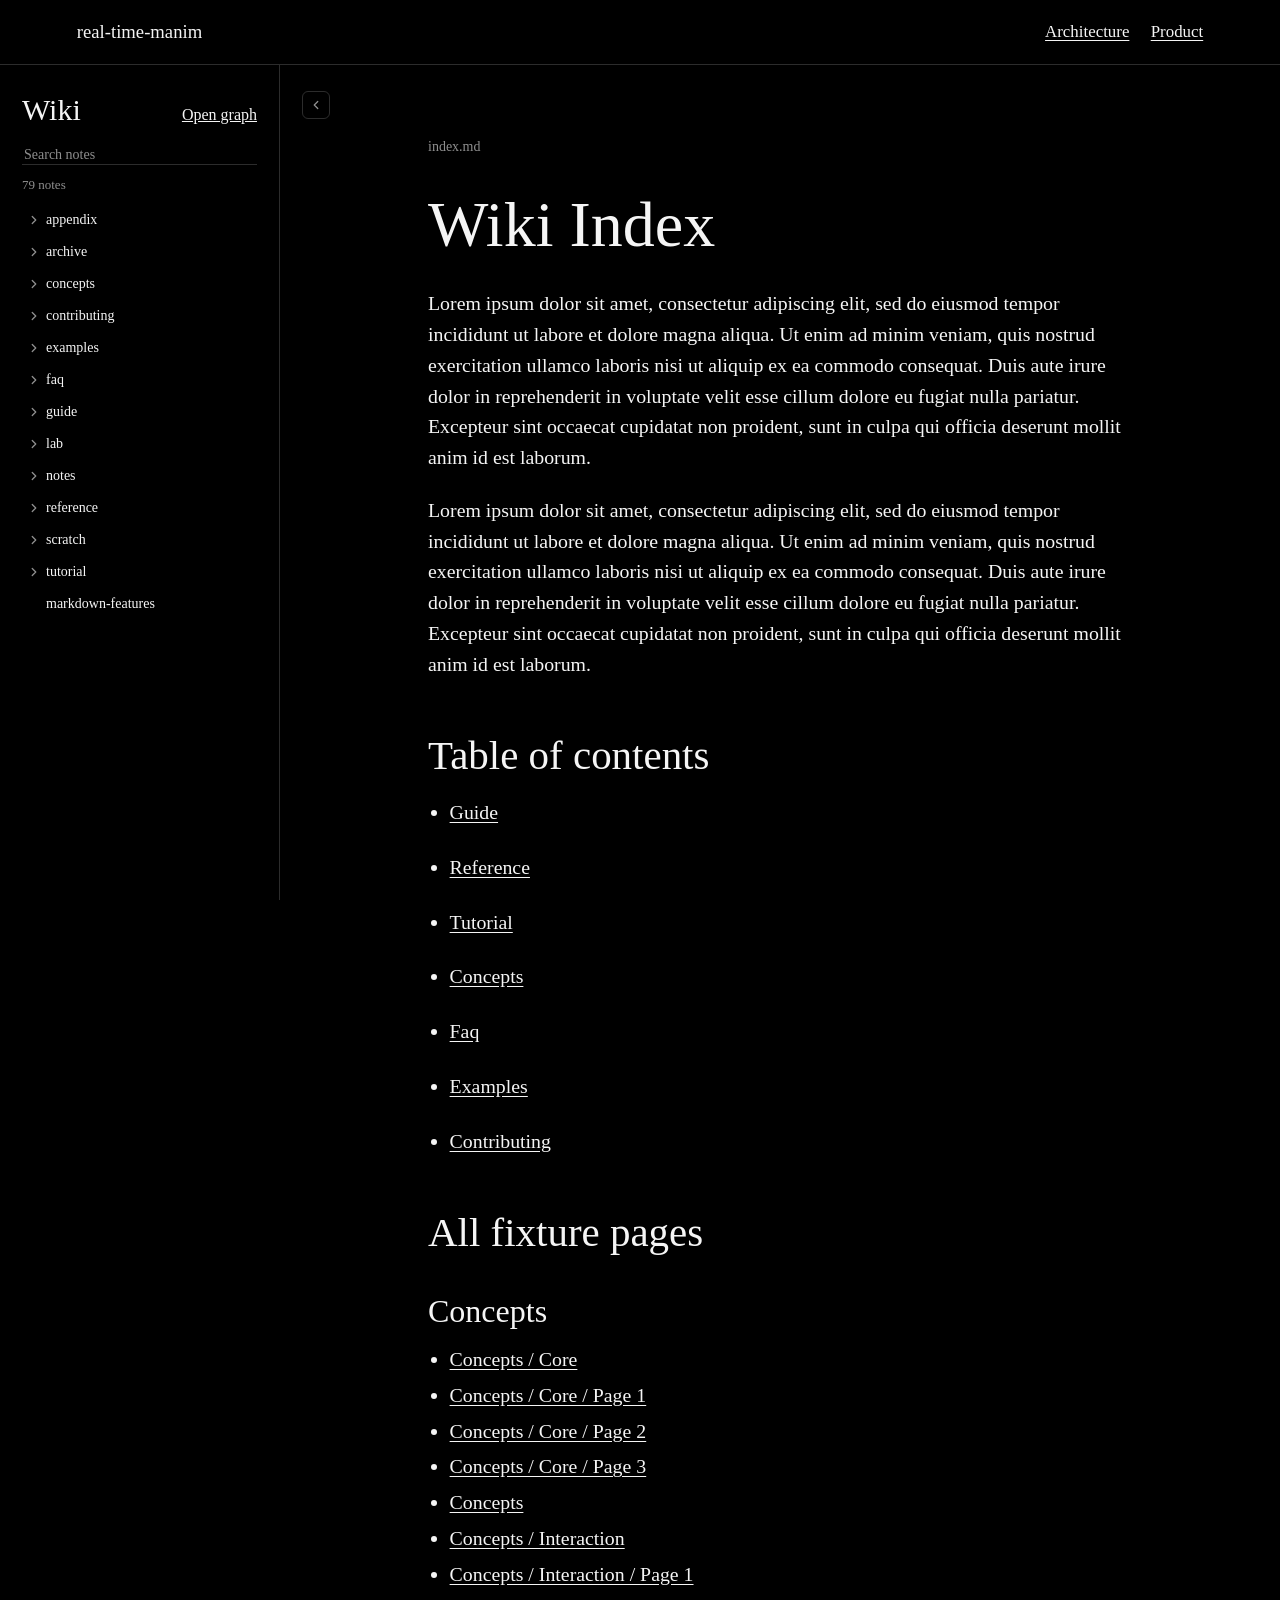
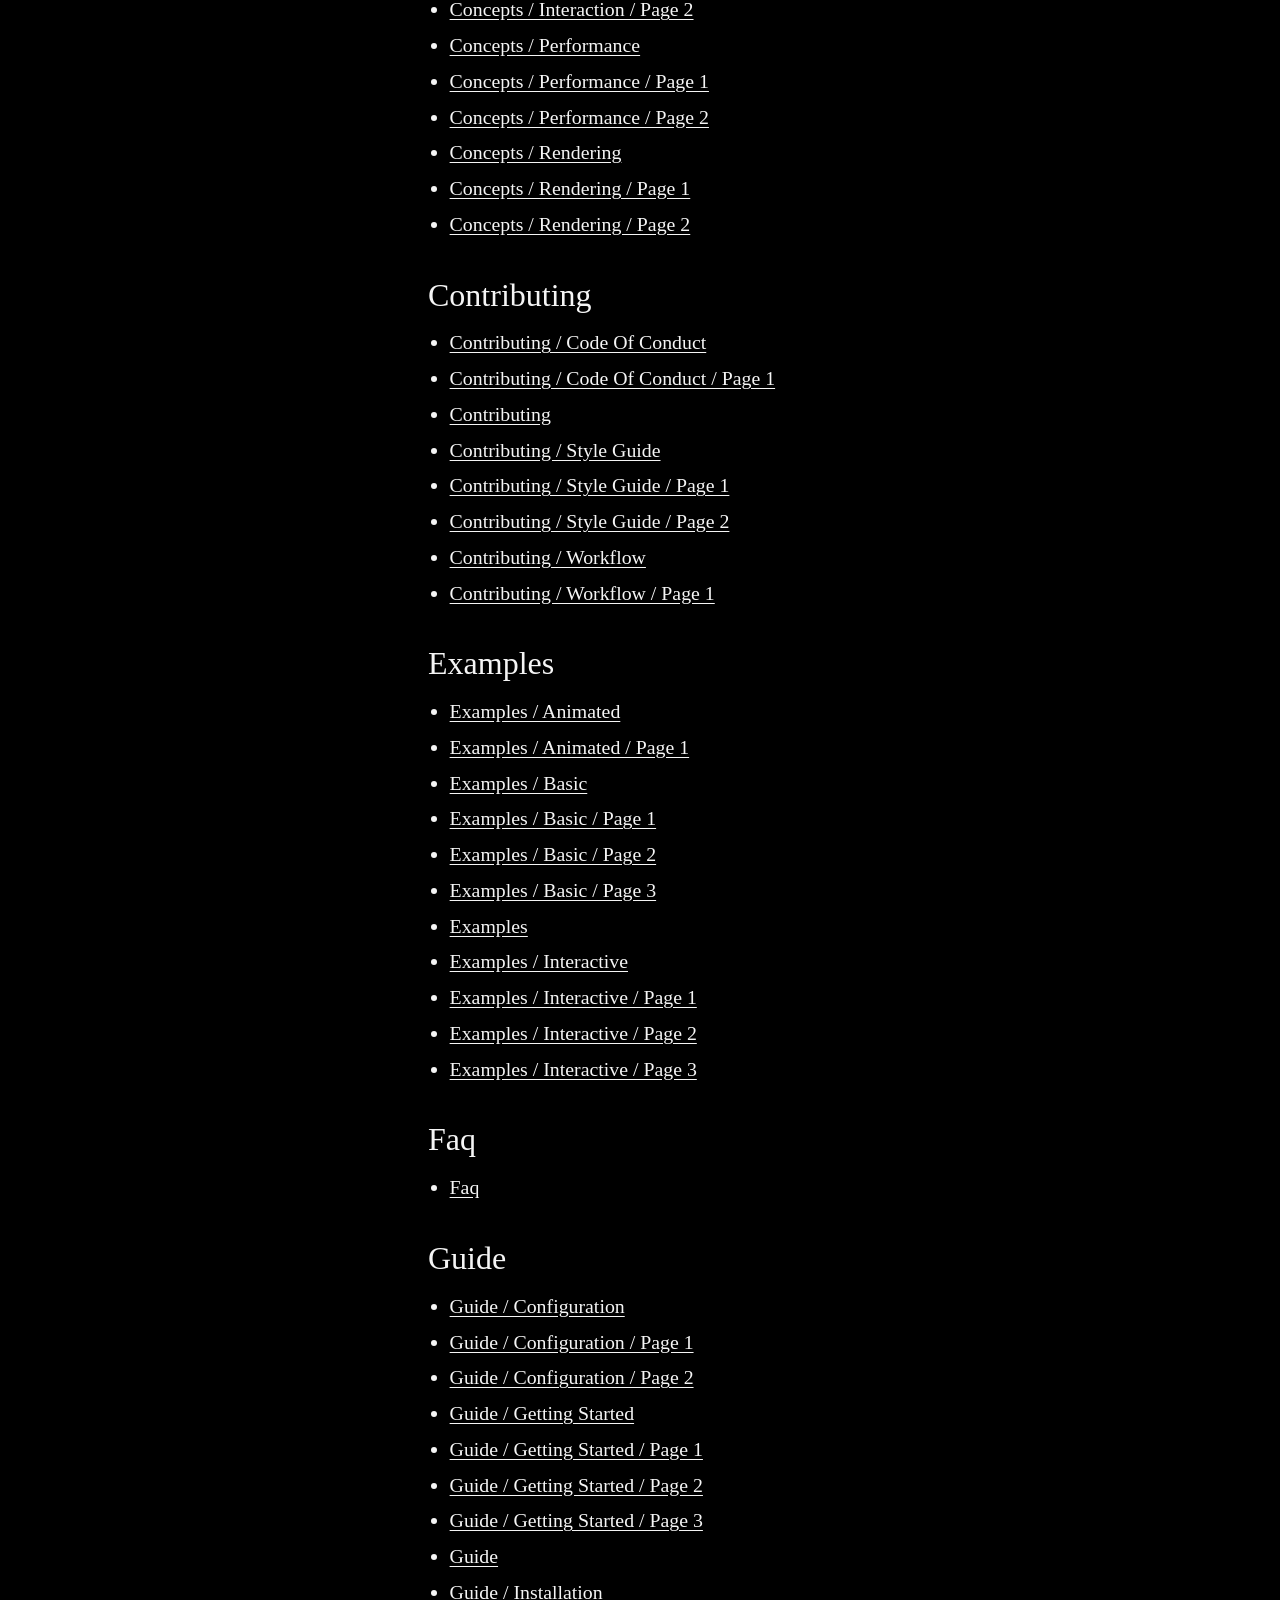
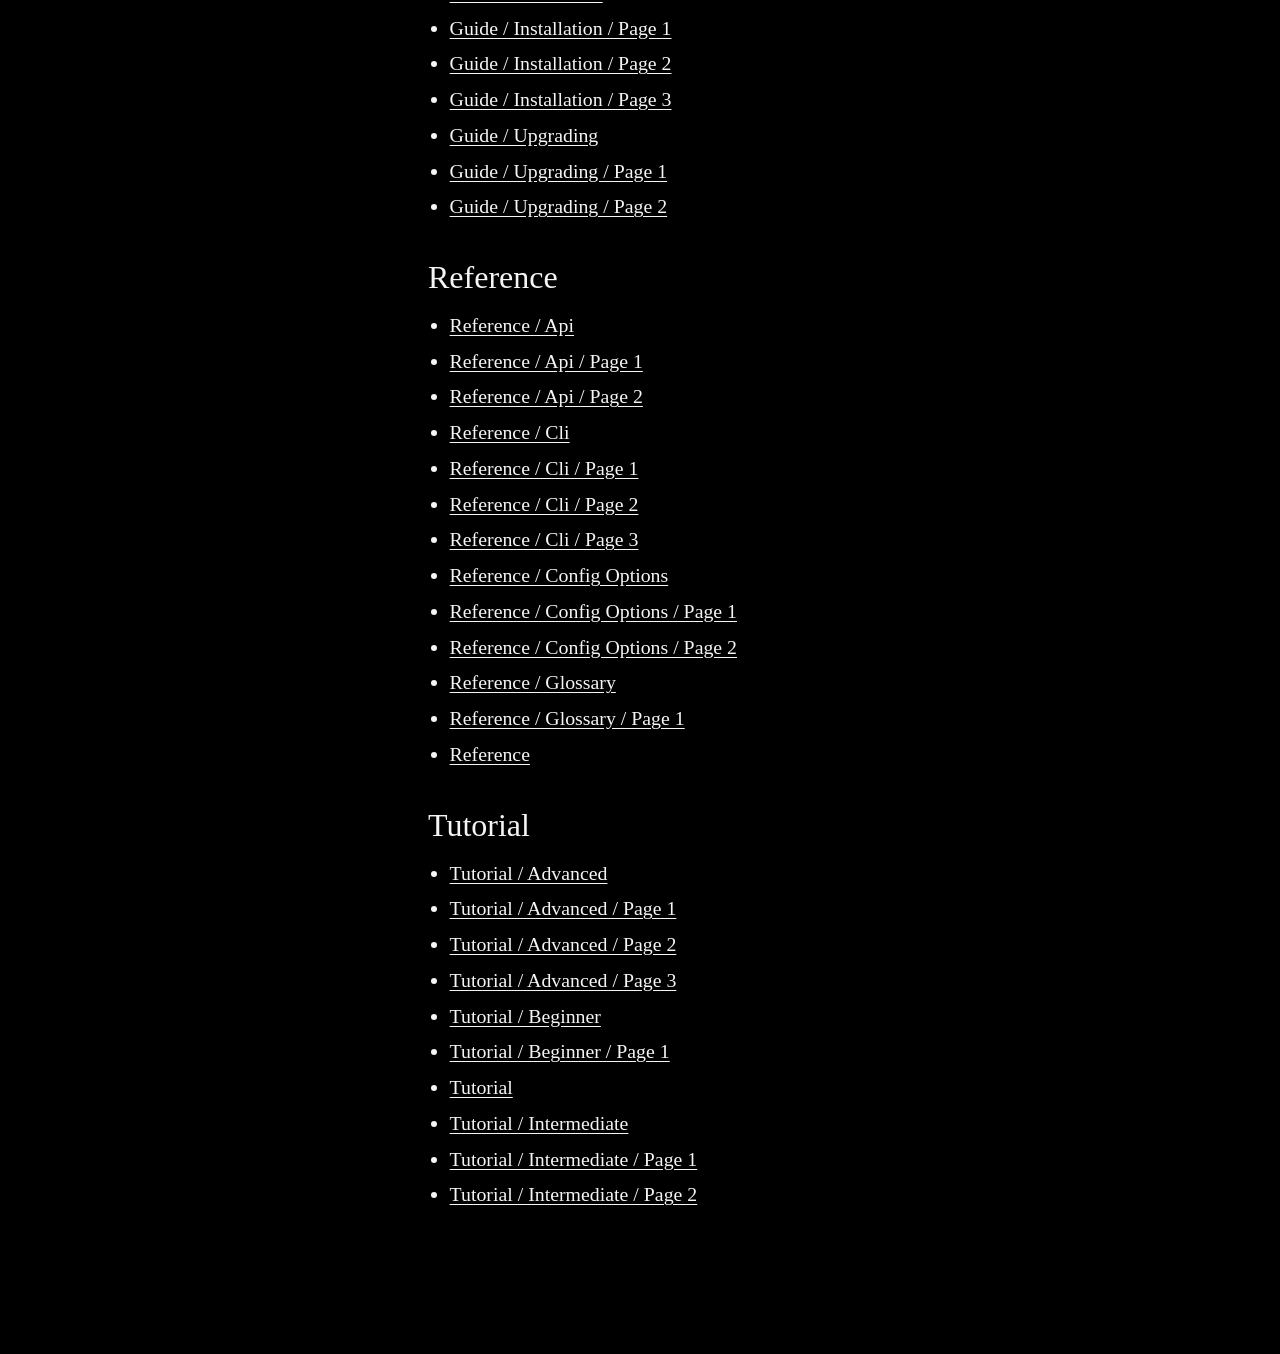
<file: pages/en/wiki.html>
<!doctype html>
<html lang="en">
<head>
  <meta charset="utf-8">
  <meta name="viewport" content="width=device-width, initial-scale=1">
  <meta name="theme-color" content="#000000">
  <title>Real-Time Manim Wiki</title>
  <link rel="icon" type="image/png" href="../../assets/images/real-time-manim-icon.png">
  <link rel="apple-touch-icon" href="../../assets/images/real-time-manim-icon.png">
  <link rel="stylesheet" href="../../assets/css/wiki.css">
  <script src="../../assets/js/wiki.js" defer></script>
</head>
<body>
  <header class="wiki-taskbar">
    <a class="wiki-brand" href="real_time_manim.html">real-time-manim</a>
    <nav class="wiki-nav" aria-label="Site">
      <a href="real_time_manim.html#architecture-heading">Architecture</a>
      <a href="real_time_manim.html">Product</a>
    </nav>
  </header>
  <main class="wiki-shell" data-source-root="../../test_wiki_file/" data-entry-path="index.md">
    <aside id="wiki-sidebar" class="wiki-sidebar" aria-label="Wiki notes">
      <div class="wiki-sidebar-header">
        <h1>Wiki</h1>
        <div class="wiki-sidebar-actions">
          <a class="wiki-open-graph" href="real_time_manim.html#architecture-heading">Open graph</a>
        </div>
      </div>
      <button id="wiki-sidebar-toggle" class="wiki-sidebar-toggle" type="button" aria-expanded="true" aria-controls="wiki-sidebar" aria-label="Hide notes">
        <svg viewBox="0 0 24 24" width="14" height="14" fill="none" stroke="currentColor" stroke-width="2.2" stroke-linecap="round" stroke-linejoin="round" aria-hidden="true"><polyline points="6 9 12 15 18 9"/></svg>
      </button>
      <label class="wiki-search-label">
        <input id="wiki-search" type="search" placeholder="Search notes" autocomplete="off">
      </label>
      <p id="wiki-status" class="wiki-status" role="status" aria-live="polite">Loading notes...</p>
      <nav id="wiki-note-list" class="wiki-note-list" aria-label="Notes"></nav>
    </aside>
    <article id="wiki-article" class="wiki-article" aria-live="polite">
      <p class="wiki-loading">Loading note...</p>
    </article>
  </main>
</body>
</html>
</file>
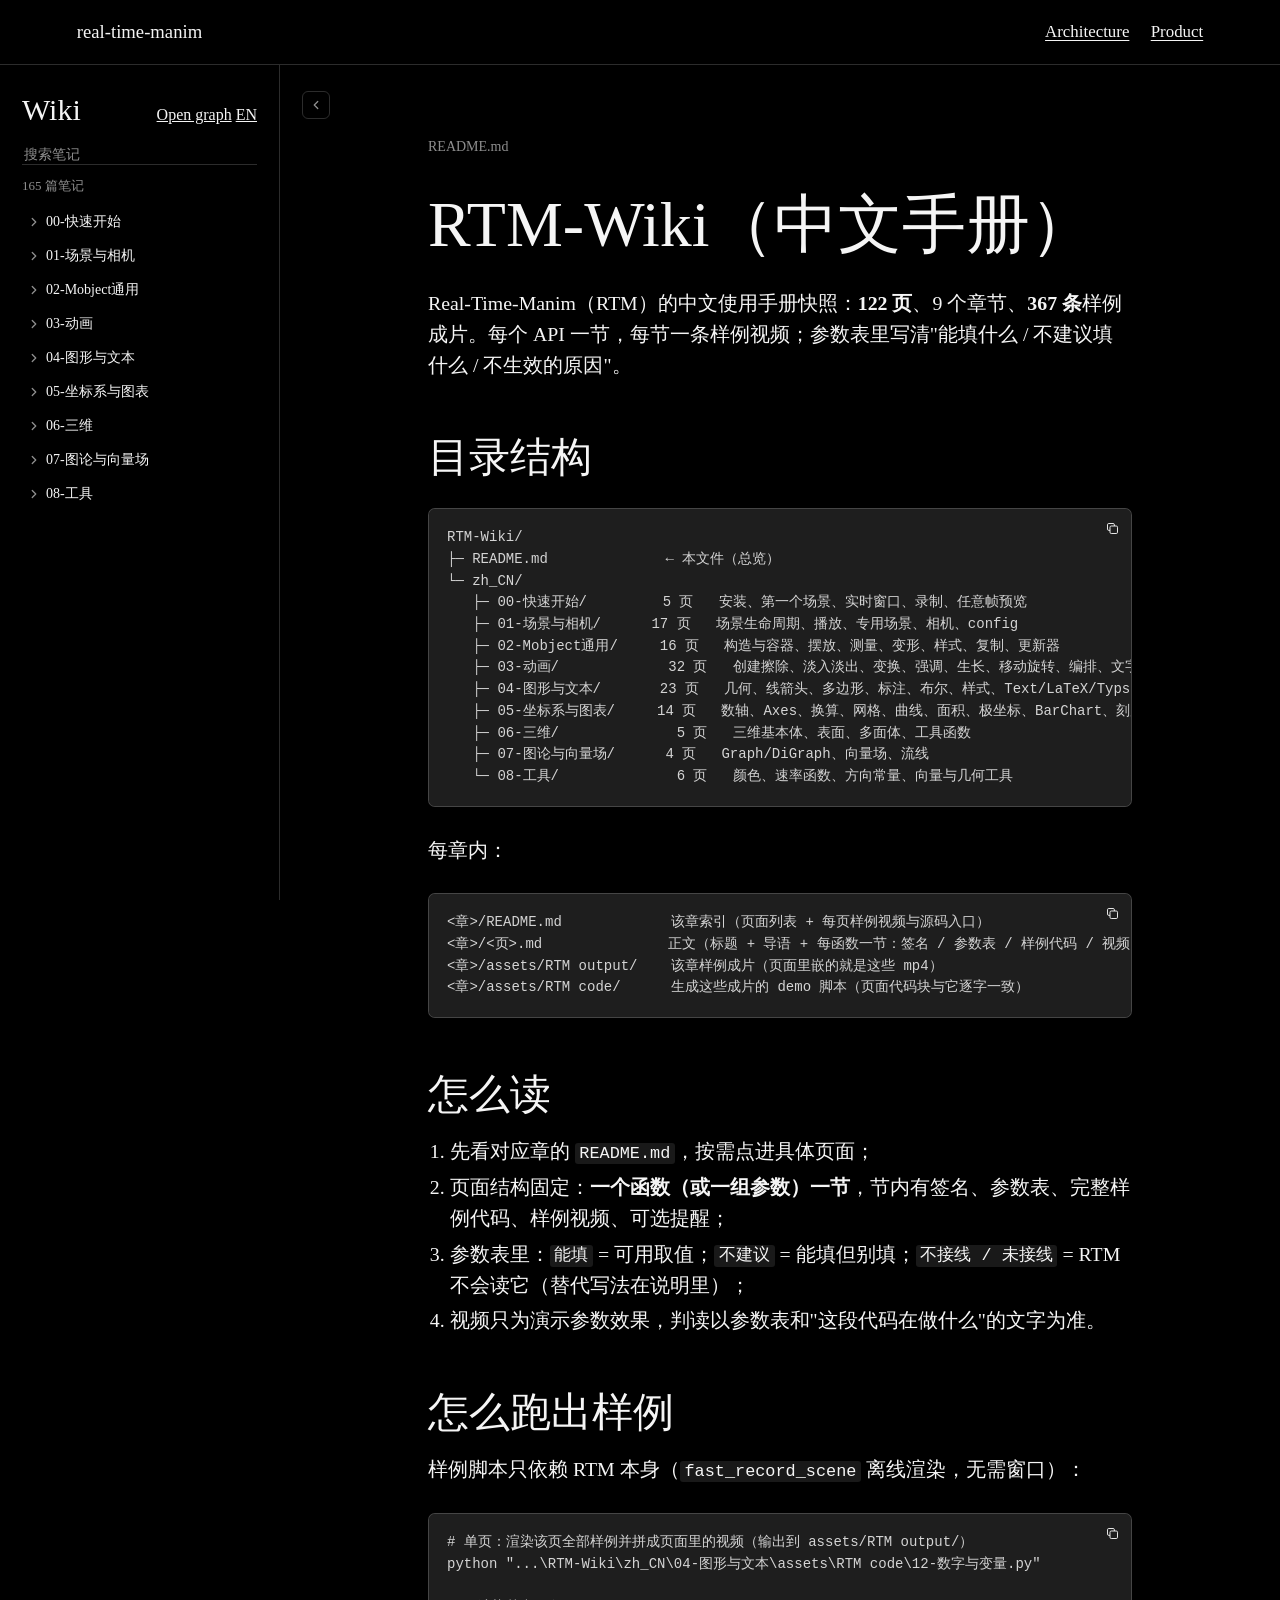
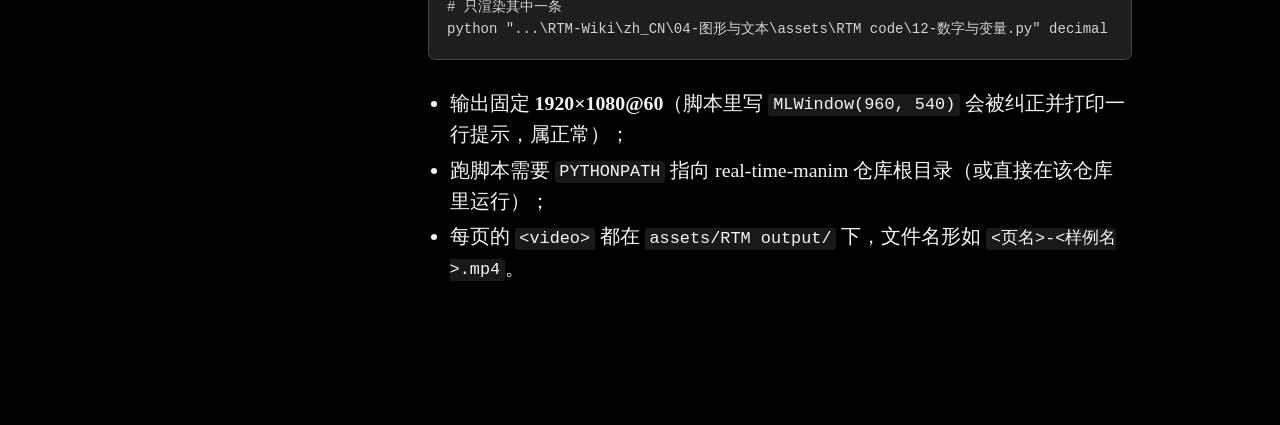
<file: pages/zh_cn/wiki.html>
<!doctype html>
<html lang="zh-CN">
<head>
  <meta charset="utf-8">
  <meta name="viewport" content="width=device-width, initial-scale=1">
  <meta name="theme-color" content="#000000">
  <title>Real-Time Manim Wiki</title>
  <link rel="icon" type="image/png" href="../../assets/images/real-time-manim-icon.png">
  <link rel="apple-touch-icon" href="../../assets/images/real-time-manim-icon.png">
  <link rel="stylesheet" href="../../assets/css/wiki.css">
  <script src="../../assets/js/vendor/mermaid.min.js" defer></script>
  <script src="../../assets/js/wiki.js" defer></script>
</head>
<body>
  <header class="wiki-taskbar">
    <a class="wiki-brand" href="../en_us/real_time_manim.html">real-time-manim</a>
    <nav class="wiki-nav" aria-label="Site">
      <a href="../en_us/real_time_manim.html#architecture-heading">Architecture</a>
      <a href="../en_us/real_time_manim.html">Product</a>
    </nav>
    <!-- agent-only entry: zero-pixel button pointing to the agent wiki (wiki/agent/), not the normal wiki -->
    <button type="button" id="agent-wiki" data-agent-wiki-path="/Users/niuyingkai/PHormation codes/2026fall/real-time-manim_website/wiki/agent" aria-hidden="true" tabindex="-1" title="Agent wiki" style="position:absolute;width:0;height:0;padding:0;border:0;overflow:hidden"></button>
  </header>
  <main class="wiki-shell" data-source-root="../../wiki/zh_cn/" data-entry-path="README.md" data-ui="zh">
    <aside id="wiki-sidebar" class="wiki-sidebar" aria-label="Wiki notes">
      <div class="wiki-sidebar-header">
        <h1>Wiki</h1>
        <div class="wiki-sidebar-actions">
          <a class="wiki-open-graph" href="../en_us/real_time_manim.html#architecture-heading">Open graph</a>
          <a class="wiki-lang" href="../en_us/wiki.html">EN</a>
        </div>
      </div>
      <button id="wiki-sidebar-toggle" class="wiki-sidebar-toggle" type="button" aria-expanded="true" aria-controls="wiki-sidebar" aria-label="Hide notes">
        <svg viewBox="0 0 24 24" width="14" height="14" fill="none" stroke="currentColor" stroke-width="2.2" stroke-linecap="round" stroke-linejoin="round" aria-hidden="true"><polyline points="6 9 12 15 18 9"/></svg>
      </button>
      <label class="wiki-search-label">
        <input id="wiki-search" type="search" placeholder="搜索笔记" autocomplete="off">
      </label>
      <p id="wiki-status" class="wiki-status" role="status" aria-live="polite">正在加载笔记…</p>
      <nav id="wiki-note-list" class="wiki-note-list" aria-label="Notes"></nav>
    </aside>
    <article id="wiki-article" class="wiki-article" aria-live="polite">
      <p class="wiki-loading">正在加载笔记…</p>
    </article>
  </main>
</body>
</html>
</file>
<file: assets/css/wiki.css>
:root {
  color-scheme: dark;
  --wiki-background: #000;
  --wiki-foreground: #f5f5f5;
  --wiki-muted: rgba(245, 245, 245, .58);
  --wiki-line: rgba(245, 245, 245, .18);
  --wiki-surface: #101010;
  /* Shared with real-time-manim.css: both headers must agree on their height
     and type scale, or moving between the wiki and the product page makes the
     top of the page jump. */
  --unit: clamp(.75px, .069444vw, 1.5px);
  --taskbar-h: calc(72 * var(--unit) + 1px);
  /* The drawer's width. Everything that has to agree on it reads this one
     value — the grid column, the drawer's own contents, the push-out offset,
     the fixed sidebar toggle and the resize grip — and wiki.js rewrites it when
     the grip is dragged (kept in localStorage). */
  --wiki-drawer-w: 280px;
  font-family: "Times New Roman", Times, serif;
  background: var(--wiki-background);
  color: var(--wiki-foreground);
}

* { box-sizing: border-box; }
html { min-width: 280px; }
body { min-height: 100svh; margin: 0; background: var(--wiki-background); }
a { color: inherit; }
button, input { font: inherit; }

/* Scrollbars: the surfaces are dark, so the platform's bright chrome is
   replaced with a dim, thin thumb; the note list — a panel inside a panel —
   scrolls with no bar showing at all. */
:root { scrollbar-color: rgba(245, 245, 245, .22) transparent; }
::-webkit-scrollbar { width: 10px; height: 10px; }
::-webkit-scrollbar-track { background: transparent; }
::-webkit-scrollbar-thumb {
  border: 3px solid transparent;
  border-radius: 999px;
  background: rgba(245, 245, 245, .22);
  background-clip: padding-box;
}
::-webkit-scrollbar-thumb:hover { background: rgba(245, 245, 245, .4); background-clip: padding-box; }
::-webkit-scrollbar-corner { background: transparent; }
.wiki-sidebar { scrollbar-width: none; }
.wiki-sidebar::-webkit-scrollbar { width: 0; height: 0; }

.wiki-taskbar {
  position: sticky;
  z-index: 5;
  top: 0;
  display: flex;
  /* Wrap only when the brand and the nav genuinely cannot share a line, so the
     header keeps its single-row shape far below the old 720px stacking point. */
  flex-wrap: wrap;
  align-items: center;
  justify-content: space-between;
  column-gap: calc(24 * var(--unit));
  row-gap: calc(6 * var(--unit));
  min-height: var(--taskbar-h);
  padding: 0 6vw;
  border-bottom: 1px solid var(--wiki-line);
  background: rgba(0, 0, 0, .9);
  backdrop-filter: blur(14px);
}
.wiki-brand {
  display: inline-flex;
  align-items: center;
  gap: calc(11 * var(--unit));
  font-size: calc(21 * var(--unit));
  white-space: nowrap;
  text-decoration: none;
}
.wiki-brand-logo {
  display: block;
  width: calc(38 * var(--unit));
  height: calc(38 * var(--unit));
  object-fit: contain;
}
.wiki-nav {
  display: flex;
  flex-wrap: wrap;
  align-items: center;
  column-gap: calc(24 * var(--unit));
  row-gap: calc(6 * var(--unit));
  font-size: calc(19 * var(--unit));
}
.wiki-nav a { text-underline-offset: .18em; }
.wiki-nav a:hover { opacity: .65; }

/* Language switch: a globe button beside the nav links raises a small panel
   listing the languages the wiki ships in (see the language switch in wiki.js). */
.wiki-lang-switch { position: relative; display: inline-flex; align-items: center; }
/* The globe is drawn at the size of a nav glyph so it sits in the links'
   rhythm; the tap target is grown with a pseudo-element instead of a wider
   box, which would push the icon away from the text and break that rhythm. */
.wiki-lang-toggle {
  position: relative;
  display: grid;
  place-items: center;
  width: calc(20 * var(--unit));
  height: calc(20 * var(--unit));
  padding: 0;
  border: 0;
  border-radius: calc(6 * var(--unit));
  background: none;
  color: inherit;
  cursor: pointer;
}
.wiki-lang-toggle::before { content: ''; position: absolute; inset: calc(-7 * var(--unit)); }
.wiki-lang-toggle img { display: block; width: 100%; height: 100%; object-fit: contain; }
.wiki-lang-toggle:hover { opacity: .65; }
.wiki-lang-toggle:focus-visible { outline: 1px solid var(--wiki-line); outline-offset: calc(4 * var(--unit)); }
.wiki-lang-menu {
  position: absolute;
  z-index: 6;
  top: calc(100% + calc(12 * var(--unit)));
  right: 0;
  min-width: calc(180 * var(--unit));
  padding: calc(6 * var(--unit));
  border: 1px solid var(--wiki-line);
  border-radius: calc(10 * var(--unit));
  background: var(--wiki-surface);
  box-shadow: 0 18px 44px rgba(0, 0, 0, .58);
}
.wiki-lang-menu[hidden] { display: none; }
.wiki-lang-option {
  display: flex;
  align-items: center;
  justify-content: space-between;
  gap: calc(14 * var(--unit));
  width: 100%;
  padding: calc(8 * var(--unit)) calc(10 * var(--unit));
  border: 0;
  border-radius: calc(7 * var(--unit));
  background: none;
  color: inherit;
  font: inherit;
  text-align: left;
  cursor: pointer;
}
.wiki-lang-option:hover { background: rgba(245, 245, 245, .08); }
.wiki-lang-option:focus-visible { outline: 1px solid var(--wiki-line); outline-offset: -1px; }
.wiki-lang-option[aria-current] { color: var(--wiki-muted); cursor: default; }
.wiki-lang-option[aria-current]:hover { background: none; }
.wiki-lang-tick { opacity: 0; }
.wiki-lang-option[aria-current] .wiki-lang-tick { opacity: 1; }

.wiki-shell {
  display: grid;
  grid-template-columns: var(--wiki-drawer-w) minmax(0, 1fr);
  min-height: calc(100svh - var(--taskbar-h));
  transition: grid-template-columns .34s cubic-bezier(.3, .85, .35, 1);
}
/* Collapsed: the column goes to zero and the sidebar is pushed out of it to the
   left. The drawer keeps its natural width on the way out (see
   .wiki-sidebar-inner), so it slides away instead of being squeezed, and the
   note takes the space as it goes. The toggle lives in the note column
   (.wiki-main) now, so nothing has to hold a rail open for it. */
.wiki-shell.is-toc-collapsed { grid-template-columns: 0 minmax(0, 1fr); }
.wiki-sidebar {
  position: sticky;
  top: var(--taskbar-h);
  align-self: start;
  min-width: 0;
  height: calc(100svh - var(--taskbar-h));
  overflow-x: hidden;
  overflow-y: auto;
  padding: 28px 22px;
  border-right: 1px solid var(--wiki-line);
  transition: transform .34s cubic-bezier(.3, .85, .35, 1), border-right-color .34s cubic-bezier(.3, .85, .35, 1);
}
/* The width the column has when open (the drawer's own width minus 2 × 22
   padding). Holding it stops the drawer's contents from reflowing while the
   column narrows, so what the eye follows is the slide, not a squeeze. */
.wiki-sidebar-inner { width: calc(var(--wiki-drawer-w) - 44px); }
/* The chevron that drops the note list out of the bar is a phone-only control;
   the desktop drawer keeps its own fixed toggle (see the ≤720px block). */
.wiki-list-toggle { display: none; }
.wiki-shell.is-toc-collapsed .wiki-sidebar {
  transform: translateX(calc(-1 * var(--wiki-drawer-w)));
  border-right-color: transparent;
}
/* Resize grip: sits on the drawer's edge, fixed to the viewport so it neither
   scrolls with the list nor moves with the page. Drag it to set the width,
   double-click (or the arrow keys when focused) to reset it. */
.wiki-sidebar-grip {
  position: fixed;
  z-index: 15;
  top: var(--taskbar-h);
  bottom: 0;
  left: calc(var(--wiki-drawer-w) - 5px);
  width: 11px;
  cursor: col-resize;
  touch-action: none;
  transition: left .34s cubic-bezier(.3, .85, .35, 1);
}
.wiki-sidebar-grip::after {
  content: '';
  position: absolute;
  top: 0;
  right: 4px;
  bottom: 0;
  width: 2px;
  background: transparent;
  transition: background-color .16s ease;
}
.wiki-sidebar-grip:hover::after,
.wiki-sidebar-grip:focus-visible::after { background: rgba(245, 245, 245, .3); }
.wiki-shell.is-toc-collapsed .wiki-sidebar-grip { display: none; }
.wiki-shell.is-resizing-sidebar,
.wiki-shell.is-resizing-sidebar .wiki-sidebar-toggle,
.wiki-shell.is-resizing-sidebar .wiki-sidebar-grip { transition: none; }
.wiki-shell.is-resizing-sidebar { user-select: none; }
.wiki-shell.is-resizing-sidebar .wiki-sidebar-grip::after { background: rgba(245, 245, 245, .55); }
.wiki-sidebar-header {
  display: flex;
  align-items: baseline;
  justify-content: space-between;
  gap: 12px;
  margin-bottom: 20px;
}
.wiki-sidebar h1 { margin: 0; font-size: 30px; font-weight: 400; }
/* The note column carries the sidebar toggle in its top-left corner — fixed to
   the viewport, just under the sticky taskbar, so it stays put while the note
   scrolls — and follows the drawer's width as it collapses. */
.wiki-main { position: relative; min-width: 0; }
.wiki-sidebar-toggle {
  position: fixed;
  z-index: 20;
  top: calc(var(--taskbar-h) + 26px);
  left: calc(var(--wiki-drawer-w) + 22px);
  display: grid;
  place-items: center;
  width: 28px;
  height: 28px;
  padding: 0;
  border: 1px solid var(--wiki-line);
  border-radius: 6px;
  background: none;
  color: var(--wiki-muted);
  cursor: pointer;
  scale: 1;
  transition: left .34s cubic-bezier(.3, .85, .35, 1), scale .12s ease,
    color .18s ease, border-color .18s ease, background-color .18s ease;
}
.wiki-shell.is-toc-collapsed .wiki-sidebar-toggle { left: 22px; }
.wiki-sidebar-toggle:hover { color: #fff; border-color: rgba(245, 245, 245, .5); background: rgba(245, 245, 245, .08); }
.wiki-sidebar-toggle:active { scale: .88; }
.wiki-sidebar-toggle svg { width: 14px; height: 14px; transform: rotate(90deg); transition: transform .22s ease; }
.wiki-shell.is-toc-collapsed .wiki-sidebar-toggle svg { transform: rotate(-90deg); }
/* Back to top: parked off the right edge until the note's own title has
   scrolled away, then it slides in to the bottom-right corner (see
   watchArticleTitle in wiki.js). */
.wiki-top {
  position: fixed;
  z-index: 20;
  right: 24px;
  bottom: 24px;
  display: grid;
  place-items: center;
  width: 40px;
  height: 40px;
  padding: 0;
  border: 1px solid var(--wiki-line);
  border-radius: 10px;
  background: rgba(10, 10, 10, .92);
  color: var(--wiki-muted);
  cursor: pointer;
  scale: 1;
  opacity: 0;
  transform: translateX(calc(100% + 24px));
  visibility: hidden;
  transition: transform .34s cubic-bezier(.3, .85, .35, 1), opacity .24s ease,
    visibility 0s linear .34s, scale .12s ease, color .18s ease, border-color .18s ease;
}
.wiki-top.is-visible {
  opacity: 1;
  transform: translateX(0);
  visibility: visible;
  transition-delay: 0s;
}
.wiki-top:hover { color: #fff; border-color: rgba(245, 245, 245, .5); background: rgba(22, 22, 22, .95); }
.wiki-top:active { scale: .92; }
.wiki-search-label { position: relative; display: block; }
/* The line under the search box fills from the left in the foreground colour
   while the field has focus (see .wiki-search-label in wiki.css). */
.wiki-search-label::after {
  content: '';
  position: absolute;
  left: 0;
  right: 0;
  bottom: 0;
  height: 1px;
  background: var(--wiki-foreground);
  transform: scaleX(0);
  transform-origin: left center;
  transition: transform .34s cubic-bezier(.3, .85, .35, 1);
  pointer-events: none;
}
.wiki-search-label:focus-within::after { transform: scaleX(1); }
#wiki-search {
  display: block;
  width: 100%;
  min-height: 15px;
  padding: 0 2px 1px;
  border: 0;
  border-bottom: 1px solid var(--wiki-line);
  border-radius: 0;
  outline: none;
  background: transparent;
  color: var(--wiki-foreground);
  font-size: 14px;
  line-height: 1;
  caret-color: var(--wiki-foreground);
}
#wiki-search::placeholder { color: var(--wiki-muted); }
.wiki-status { min-height: 1.3em; margin: 12px 0; color: var(--wiki-muted); font-size: 13px; }
.wiki-note-list { display: grid; gap: 2px; }
.wiki-folder { display: grid; gap: 2px; }
.wiki-folder.is-hidden { display: none; }
.wiki-folder-children {
  display: grid;
  grid-template-rows: 0fr;
  margin-left: 13px;
  transition: grid-template-rows .32s cubic-bezier(.3, .85, .35, 1);
}
.wiki-folder-children > .wiki-folder-children-inner {
  display: grid;
  gap: 2px;
  min-height: 0;
  overflow: hidden;
  opacity: 0;
  transition: opacity .22s ease;
}
.wiki-folder:not(.is-collapsed) > .wiki-folder-children { grid-template-rows: 1fr; }
.wiki-folder:not(.is-collapsed) > .wiki-folder-children > .wiki-folder-children-inner {
  opacity: 1;
  transition: opacity .28s ease .06s;
}
.wiki-folder-row { display: flex; align-items: center; border-radius: 5px; }
.wiki-folder-row:hover,
.wiki-folder-row:has(> .wiki-note-link[aria-current="page"]) { background: rgba(245, 245, 245, .1); }
.wiki-folder-arrow {
  display: grid;
  place-items: center;
  flex: none;
  width: 24px;
  height: 26px;
  padding: 0;
  border: 0;
  border-radius: 5px;
  background: none;
  color: var(--wiki-muted);
  cursor: pointer;
}
.wiki-folder-arrow:hover { color: #fff; }
.wiki-folder-arrow svg { width: 14px; height: 14px; transition: transform .18s ease; }
.wiki-folder.is-collapsed > .wiki-folder-row .wiki-folder-arrow svg { transform: rotate(-90deg); }
.wiki-folder-name {
  display: block;
  flex: 1;
  min-width: 0;
  padding: 6px 8px 6px 0;
  overflow-wrap: anywhere;
  font-size: 14px;
  cursor: pointer;
}
a.wiki-folder-name { text-decoration: none; border-radius: 5px; }
.wiki-folder-row .wiki-note-link { padding-left: 0; }
.wiki-note-link {
  display: block;
  padding: 6px 8px 6px 24px;
  border-radius: 5px;
  overflow-wrap: anywhere;
  text-decoration: none;
  font-size: 14px;
}
.wiki-note-link:hover, .wiki-note-link[aria-current="page"] { background: rgba(245, 245, 245, .1); }
/* The keyboard cursor in the search results (↓ / ↑ move it, Enter opens it). */
.wiki-note-link.is-cursor { background: rgba(245, 245, 245, .16); color: #fff; }
/* Matched run inside a note name. */
.wiki-note-link mark {
  padding: 0 1px;
  border-radius: 2px;
  background: rgba(245, 245, 245, .2);
  color: #fff;
}
/* A folder row's highlight is carried by the row itself, so it wraps the
   chevron too (the link alone starts after it). */
.wiki-folder-row > .wiki-note-link:hover,
.wiki-folder-row > .wiki-note-link[aria-current="page"] { background: transparent; }
.wiki-note-link[aria-current="page"] { color: #fff; }
.wiki-note-link.is-hidden { display: none; }

.wiki-article {
  position: relative;
  left: 50%;
  width: min(100%, 960px);
  padding: clamp(32px, 7vw, 100px) clamp(6vw, 10vw, 150px) 120px;
  transform: translateX(-50%);
  transition: left .32s cubic-bezier(.3, .85, .35, 1), transform .32s cubic-bezier(.3, .85, .35, 1);
}
.wiki-article h1, .wiki-article h2, .wiki-article h3, .wiki-article h4, .wiki-article h5, .wiki-article h6 {
  /* Clears the sticky taskbar, whose height now scales with the viewport. */
  scroll-margin-top: calc(var(--taskbar-h) + 26px);
  font-weight: 400;
  line-height: 1.12;
}
.wiki-article h1 { margin: 0 0 28px; font-size: clamp(34px, 5vw, 76px); }
.wiki-article h2 { margin: 54px 0 18px; font-size: clamp(26px, 3.2vw, 48px); }
.wiki-article h3 { margin: 38px 0 14px; font-size: clamp(22px, 2.5vw, 34px); }
.wiki-article h4, .wiki-article h5, .wiki-article h6 { margin: 28px 0 12px; font-size: 23px; }
.wiki-article p, .wiki-article li, .wiki-article blockquote { font-size: clamp(16px, 1.55vw, 23px); line-height: 1.55; }
.wiki-article p { margin: 0 0 22px; }
.wiki-article a { text-underline-offset: .16em; }
.wiki-article ul, .wiki-article ol { margin: 0 0 24px; padding-left: 1.35em; }
.wiki-article li + li { margin-top: 5px; }
.wiki-article li.task-list-item { list-style: none; }
.wiki-article li.task-list-item input[type="checkbox"] {
  margin: 0 .55em 0 -.05em;
  vertical-align: -.14em;
  accent-color: var(--wiki-foreground);
}
.wiki-article blockquote {
  margin: 28px 0;
  padding: 4px 0 4px 20px;
  border-left: 2px solid var(--wiki-line);
  color: var(--wiki-muted);
}
.wiki-article pre {
  margin: 0;
  padding: 18px;
  overflow: auto;
  border: 1px solid var(--wiki-line);
  border-radius: 7px;
  background: #1e1e1e;
  color: #d4d4d4;
  font: 14px/1.55 ui-monospace, SFMono-Regular, Menlo, monospace;
}
.wiki-article code {
  padding: .08em .28em;
  border-radius: 3px;
  background: rgba(245, 245, 245, .1);
  font-size: .85em;
}
.wiki-codeblock { position: relative; margin: 28px 0; }
.wiki-codeblock pre { padding-right: 44px; }
.wiki-mermaid { margin: 28px 0; }
.wiki-mermaid svg { display: block; max-width: 100%; height: auto; margin: 0 auto; }
.wiki-video { margin: 28px 0; }
.wiki-video video { display: block; max-width: 100%; height: auto; margin: 0 auto; }
.wiki-mermaid .wiki-mermaid-source {
  padding: 18px;
  overflow: auto;
  border: 1px solid var(--wiki-line);
  border-radius: 7px;
  background: #1e1e1e;
  color: #d4d4d4;
  font: 14px/1.55 ui-monospace, SFMono-Regular, Menlo, monospace;
}
.wiki-code-copy {
  position: absolute;
  top: 6px;
  right: 6px;
  display: grid;
  place-items: center;
  width: 28px;
  height: 28px;
  padding: 0;
  border: 0;
  border-radius: 6px;
  color: inherit;
  background: transparent;
  cursor: pointer;
  transition: opacity 160ms ease;
}
.wiki-code-copy:hover { opacity: .65; }
.wiki-code-copy:focus-visible { outline: 2px solid var(--wiki-foreground); outline-offset: 3px; }
.wiki-code-copy svg { width: 15px; height: 15px; }
.wiki-code-copy .check-icon { display: none; }
.wiki-code-copy[data-copied="true"] .copy-icon { display: none; }
.wiki-code-copy[data-copied="true"] .check-icon { display: block; }
.wiki-article pre code { padding: 0; background: transparent; font-size: inherit; }
/* VS Code dark+ token palette */
.tok-com { color: #6a9955; font-style: italic; }
.tok-str { color: #ce9178; }
.tok-num { color: #b5cea8; }
.tok-kw { color: #c586c0; }
.tok-key { color: #569cd6; }
.tok-cnst { color: #569cd6; }
.tok-fn { color: #dcdcaa; }
.wiki-article table { width: 100%; margin: 28px 0; border-collapse: collapse; font-size: clamp(14px, 1.3vw, 19px); }
.wiki-article th, .wiki-article td { padding: 9px 10px; border: 1px solid var(--wiki-line); text-align: left; vertical-align: top; }
.wiki-article th { background: var(--wiki-surface); font-weight: 400; }
.wiki-article hr { margin: 36px 0; border: 0; border-top: 1px solid var(--wiki-line); }
.wiki-loading, .wiki-error { color: var(--wiki-muted); }
.wiki-error { color: #ff9d9d; }
.wiki-note-meta { margin: -16px 0 34px; color: var(--wiki-muted); font-size: 14px; }

@media (max-width: 720px) {
  /* The taskbar wraps on its own when the brand and the nav stop fitting, so
     there is no stacked-header rule here any more. */
  .wiki-shell { display: block; }
  /* The drawer becomes a bar under the taskbar: one row holding the search and
     a chevron, with the note list hanging out of it as an overlay. The note
     starts at the top of the screen instead of below a tall block, and the bar
     stays put while the note scrolls. */
  .wiki-sidebar {
    z-index: 4;
    height: auto;
    max-height: none;
    overflow: visible;
    padding: 12px 5vw;
    border-right: 0;
    border-bottom: 1px solid var(--wiki-line);
    background: rgba(0, 0, 0, .9);
    -webkit-backdrop-filter: blur(14px);
    backdrop-filter: blur(14px);
  }
  /* Collapsing has no meaning once the drawer is a bar, so the desktop state is
     ignored here rather than leaving the bar hidden. */
  .wiki-shell.is-toc-collapsed .wiki-sidebar { display: block; transform: none; }
  .wiki-sidebar-inner {
    display: grid;
    grid-template-columns: minmax(0, 1fr) auto;
    align-items: center;
    gap: 14px;
    width: auto;
  }
  .wiki-sidebar-header, .wiki-sidebar-toggle, .wiki-sidebar-grip { display: none; }
  /* iOS zooms the page in on a field smaller than 16px, so the bar's search is
     set at 16 even though the rest of the drawer's type is 14. The extra
     padding gives the field a finger-sized box (the label is the hit area). */
  #wiki-search { padding: 7px 2px 6px; font-size: 16px; }
  .wiki-list-toggle {
    display: grid;
    place-items: center;
    width: 36px;
    height: 36px;
    padding: 0;
    border: 1px solid var(--wiki-line);
    border-radius: 9px;
    background: none;
    color: var(--wiki-muted);
    cursor: pointer;
    touch-action: manipulation;
    transition: color .18s ease, border-color .18s ease, background-color .18s ease;
  }
  .wiki-list-toggle svg { width: 16px; height: 16px; transition: transform .22s ease; }
  .wiki-list-toggle[aria-expanded="true"] { color: #fff; border-color: rgba(245, 245, 245, .45); background: rgba(245, 245, 245, .08); }
  .wiki-list-toggle[aria-expanded="true"] svg { transform: rotate(180deg); }
  /* The list overlays the note instead of pushing it: opening it is a detour,
     and picking a note closes it again (see wiki.js). It unfolds from under the
     bar — max-height (plus a fade) rather than display, so the reveal is
     animated and the box keeps its own shadow, which `overflow: hidden` does
     not clip. */
  .wiki-sidebar-list {
    position: absolute;
    top: 100%;
    left: 0;
    right: 0;
    display: flex;
    flex-direction: column;
    max-height: 0;
    overflow: hidden;
    padding: 0 5vw;
    background: rgba(4, 4, 4, .98);
    box-shadow: 0 28px 56px rgba(0, 0, 0, .7);
    visibility: hidden;
    opacity: 0;
    transition: max-height .3s cubic-bezier(.3, .85, .35, 1), opacity .16s ease,
      visibility 0s linear .3s;
  }
  .wiki-shell.is-list-open .wiki-sidebar-list {
    max-height: 62svh;
    visibility: visible;
    opacity: 1;
    transition: max-height .3s cubic-bezier(.3, .85, .35, 1), opacity .18s ease .04s,
      visibility 0s;
  }
  /* The list itself is the scroller, so the status line above it stays put. Its
     bar is hidden like the drawer's. */
  .wiki-sidebar-list .wiki-note-list {
    min-height: 0;
    overflow-y: auto;
    overscroll-behavior: contain;
    padding-bottom: 22px;
    scrollbar-width: none;
  }
  .wiki-sidebar-list .wiki-note-list::-webkit-scrollbar { width: 0; height: 0; }
  .wiki-sidebar-list .wiki-status { margin: 10px 0; }
  /* Touch rows: the pointer-sized 28px of the desktop list is too short to hit. */
  .wiki-note-link, .wiki-folder-name { padding-top: 10px; padding-bottom: 10px; }
  .wiki-folder-arrow { height: 40px; }
  .wiki-article { padding: 38px 6vw 80px; }
}

/* Loading indicator: a gyro — two rings on shifted X/Y axes, revolving so the
   tilt reads as depth — drawn on a canvas as a pure function of time, with the
   RTM logo at its centre over an indeterminate progress bar (see showLoader in
   wiki.js). */
.wiki-loader {
  display: grid;
  place-items: center;
  gap: 16px;
  width: 100%;
  padding: 8px 0 12px;
}
.wiki-loader-canvas {
  display: block;
  width: min(220px, 62vw);
  aspect-ratio: 16 / 10;
}
.wiki-loader-bar {
  position: relative;
  width: min(240px, 66vw);
  height: 2px;
  overflow: hidden;
  border-radius: 2px;
  background: rgba(245, 245, 245, .14);
}
.wiki-loader-bar-fill {
  position: absolute;
  top: 0;
  bottom: 0;
  left: 0;
  width: 34%;
  border-radius: 2px;
  background: var(--wiki-foreground);
  transform: translateX(-100%);
  animation: wiki-bar-slide 1.15s cubic-bezier(.45, .05, .55, .95) infinite;
}
@keyframes wiki-bar-slide {
  0% { transform: translateX(-100%); }
  100% { transform: translateX(294%); }
}
@media (prefers-reduced-motion: reduce) {
  .wiki-loader-bar-fill { animation: none; width: 100%; transform: none; }
  .wiki-top { transition: none; }
  .wiki-search-label::after { transition: none; }
  .wiki-sidebar-list,
  .wiki-shell.is-list-open .wiki-sidebar-list { transition: none; }
}

/* The Architecture nav item opens the wiki's mind map in a full-screen panel
   (an iframe isolates the graph's styles and scripts; see wiki.js). */
.wiki-nav-button {
  padding: 0;
  border: 0;
  background: none;
  color: inherit;
  font: inherit;
  text-decoration: underline;
  text-underline-offset: .18em;
  cursor: pointer;
}
.wiki-nav-button:hover { opacity: .65; }
.wiki-mindmap {
  position: fixed;
  inset: 0;
  z-index: 40;
  display: grid;
  place-items: center;
  /* The body's scroll-lock padding cannot reach a fixed element: pay the
     scrollbar gap back here too so the panel keeps its centred position.
     Set by lockPage() in wiki.js. */
  padding-right: var(--wiki-scrollbar-gap, 0px);
  background: rgba(0, 0, 0, .72);
}
/* `hidden` must win over the grid display above (author rules beat the UA
   `[hidden] { display: none }`, which otherwise leaves the panel unstoppable). */
.wiki-mindmap[hidden] { display: none; }
.wiki-mindmap-panel {
  position: relative;
  width: 85vw;
  height: 85vh;
  overflow: hidden;
  border: 1px solid var(--wiki-line);
  border-radius: 12px;
  background: #101010;
}
/* The graph takes a moment to read and settle: the panel shows the same gyro as
   the note reader until the iframe reports that it has drawn (see wiki.js), then
   fades it away to reveal the finished graph underneath. */
.wiki-mindmap-loader {
  position: absolute;
  inset: 0;
  z-index: 2;
  display: grid;
  place-items: center;
  background: #101010;
  opacity: 1;
  /* Matches MINDMAP_FADE in wiki.js. */
  transition: opacity .32s ease;
}
.wiki-mindmap-loader[hidden] { display: none; }
.wiki-mindmap-loader.is-done { opacity: 0; }
.wiki-mindmap-frame,
.wiki-mindmap-frame iframe {
  display: block;
  width: 100%;
  height: 100%;
  border: 0;
}
/* The iframe paints white until its own document does — keep the panel's dark
   surface behind it — and it is held transparent until the overlay reveals the
   finished graph, which it then fades in with. */
.wiki-mindmap-frame iframe { background: #101010; }
.wiki-mindmap-frame { opacity: 0; transition: opacity .45s ease; }
.wiki-mindmap-frame.is-ready { opacity: 1; }
.wiki-mindmap-close {
  position: absolute;
  z-index: 3;
  top: 12px;
  right: 12px;
  display: grid;
  place-items: center;
  width: 34px;
  height: 34px;
  padding: 0;
  border: 1px solid rgba(245, 245, 245, .24);
  border-radius: 8px;
  background: #101010;
  color: var(--wiki-foreground);
  font-size: 15px;
  line-height: 1;
  cursor: pointer;
}
.wiki-mindmap-close:hover { background: #1c1c1c; }
body.wiki-mindmap-open { overflow: hidden; }
</file>
